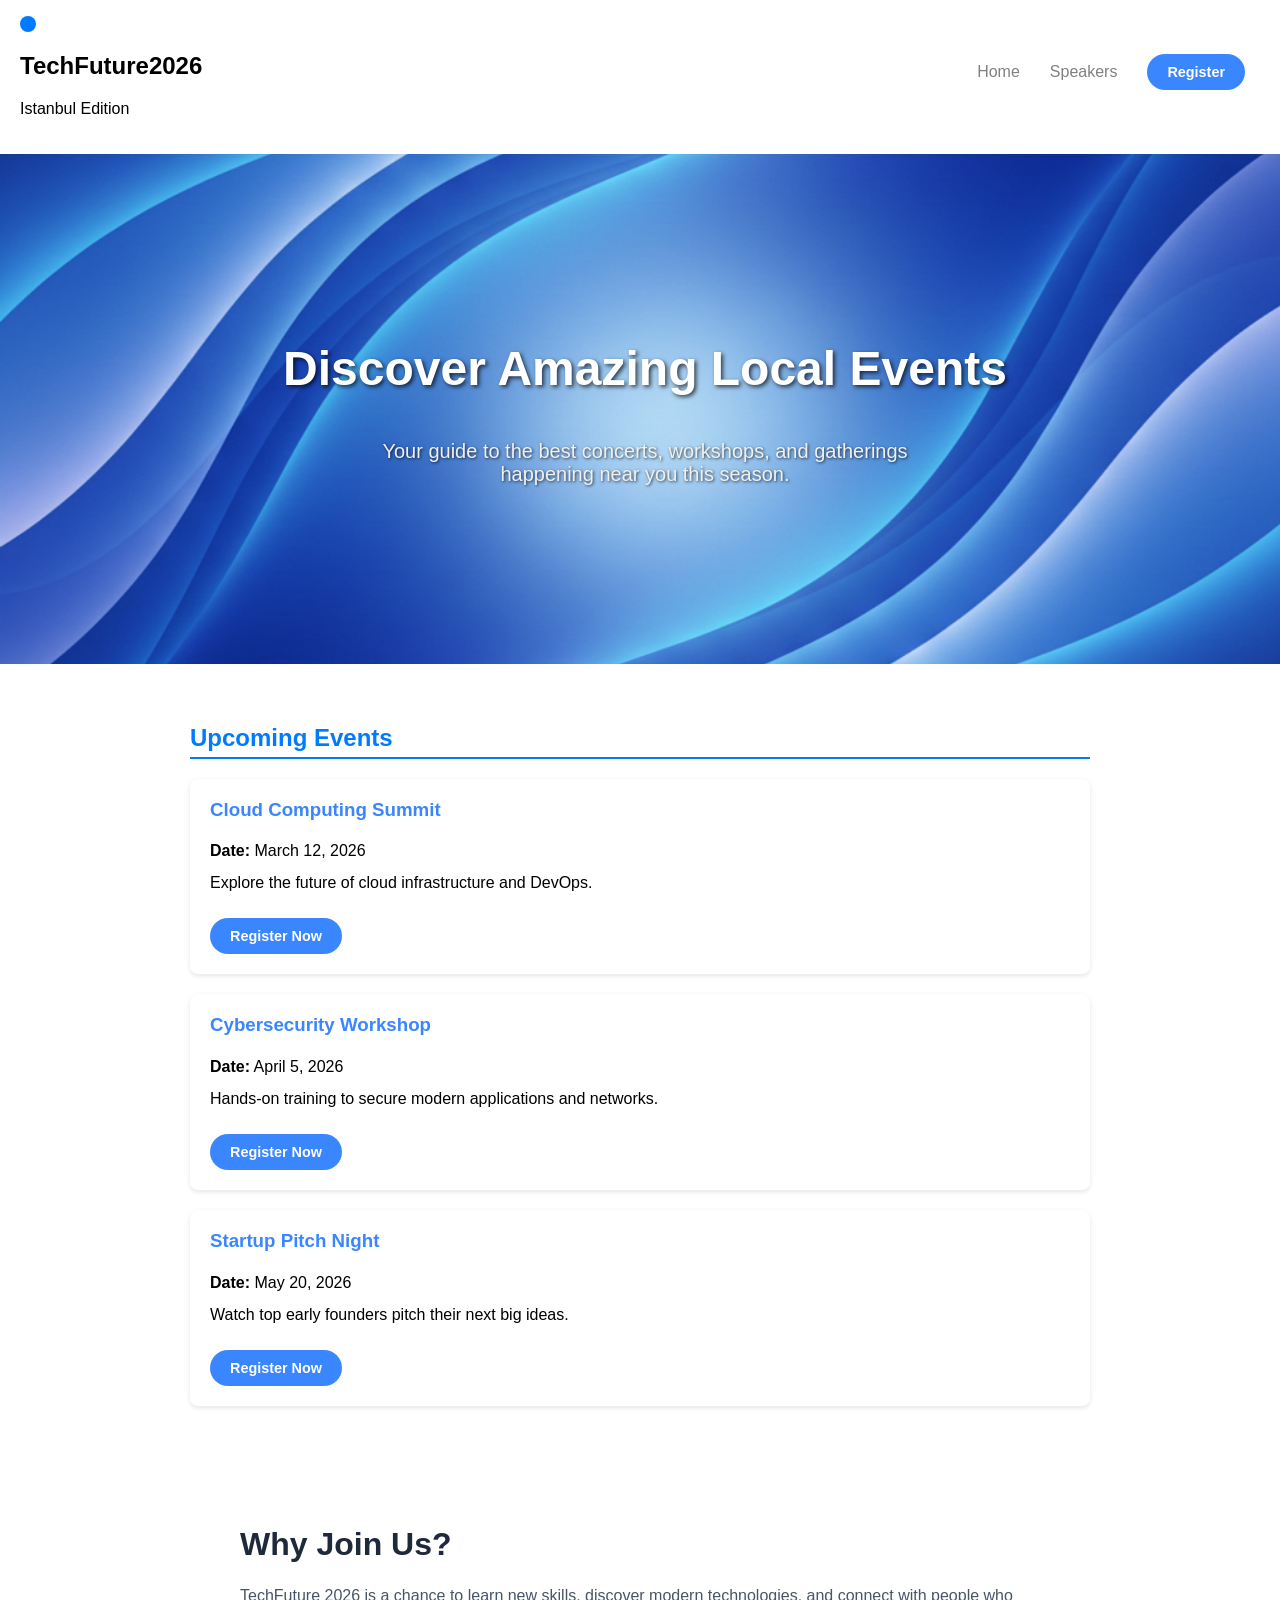
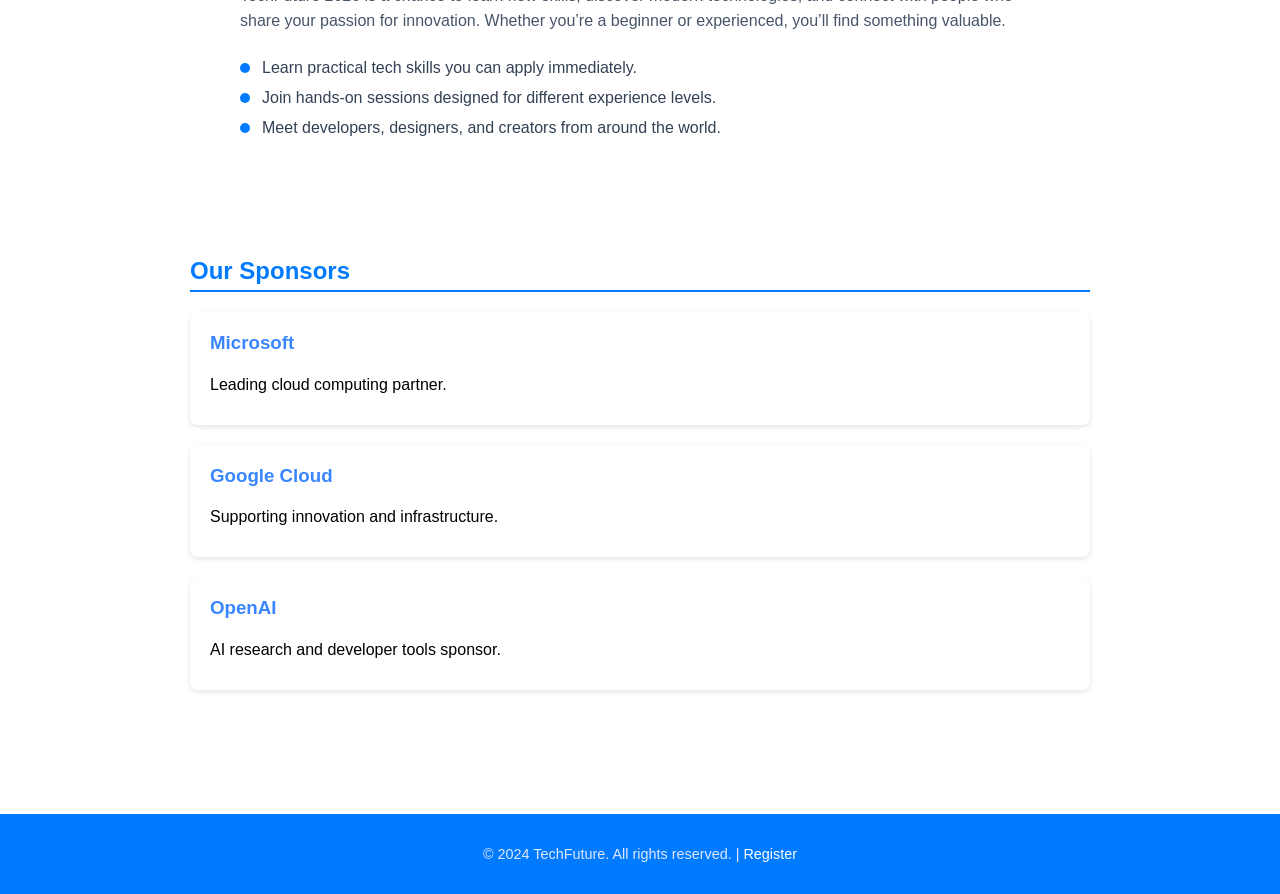
<file: project/index.html>
<!DOCTYPE html>
<html lang="en">
<head>
    <meta charset="UTF-8">
    <meta name="viewport" content="width=device-width, initial-scale=1.0">
    <title></title>
    <link rel="stylesheet" href="stylesheet/style.css">
</head>

<body>
    <nav class ="navbar">
      <div class="flex items-center cursor-pointer" onclick="router('home')">
    <div class="custom-logo-box">
        <i class="custom-logo-icon ph ph-lightning-fill"></i>
    </div>
    <div>
        <h1 class="text-xl font-bold text-slate-900 tracking-tight">TechFuture<span class="text-indigo-600">2026</span></h1>
        <p class="text-xs text-slate-500 uppercase tracking-wider">Istanbul Edition</p>
    </div>
</div>
        <ul>
            <li><a href="index.html">Home</a></li>
            <li><a href="speakers.html">Speakers</a></li>
           <li><a href="register.html" class="register-btn">Register</a></li>
        </ul>
    </nav>
    <main>
        <section id="hero_section">
            <h2>Discover Amazing Local Events</h2>
            <p>Your guide to the best concerts, workshops, and gatherings happening near you this season.</p>
        </section>
       <section id="upcoming">
  <h2>Upcoming Events</h2>

  <div class="event-card">
    <h3>Cloud Computing Summit</h3>
    <p><strong>Date:</strong> March 12, 2026</p>
    <p>Explore the future of cloud infrastructure and DevOps.</p>
   <button class="register-btn" onclick="window.location.href='register.html'">Register Now</button>
    </div>

  <div class="event-card">
    <h3>Cybersecurity Workshop</h3>
    <p><strong>Date:</strong> April 5, 2026</p>
    <p>Hands-on training to secure modern applications and networks.</p>
     <button class="register-btn" onclick="window.location.href='register.html'">Register Now</button>
  </div>

  <div class="event-card">
    <h3>Startup Pitch Night</h3>
    <p><strong>Date:</strong> May 20, 2026</p>
    <p>Watch top early founders pitch their next big ideas.</p>
        <button class="register-btn" onclick="window.location.href='register.html'">Register Now</button>
  </div>
</section>
<section class="why-join container">
    <h2>Why Join Us?</h2>
    <p class="intro">
        TechFuture 2026 is a chance to learn new skills, discover modern technologies, 
        and connect with people who share your passion for innovation. Whether you’re 
        a beginner or experienced, you’ll find something valuable.
    </p>

    <ul class="benefits">
        <li>
            <span class="dot"></span>
            Learn practical tech skills you can apply immediately.
        </li>
        <li>
            <span class="dot"></span>
            Join hands-on sessions designed for different experience levels.
        </li>
        <li>
            <span class="dot"></span>
            Meet developers, designers, and creators from around the world.
        </li>
    </ul>
</section>


    <section id="sponsors">
        <h2>Our Sponsors</h2>

         <div class="sponsor-card">
         <h3>Microsoft</h3>
            <p>Leading cloud computing partner.</p>
             </div>

        <div class="sponsor-card">
            <h3>Google Cloud</h3>
             <p>Supporting innovation and infrastructure.</p>
         </div>

        <div class="sponsor-card">
             <h3>OpenAI</h3>
             <p>AI research and developer tools sponsor.</p>
            </div>

    </section>



    </main>
    <footer class ="custom-footer">
        <div class="footer-content">
        &copy; 2024 TechFuture. All rights reserved. |
        <span class="register-link" onclick="showMessage('Register here.')">Register</span>
    </div>
    </footer> 
</body>
</html>
</file>
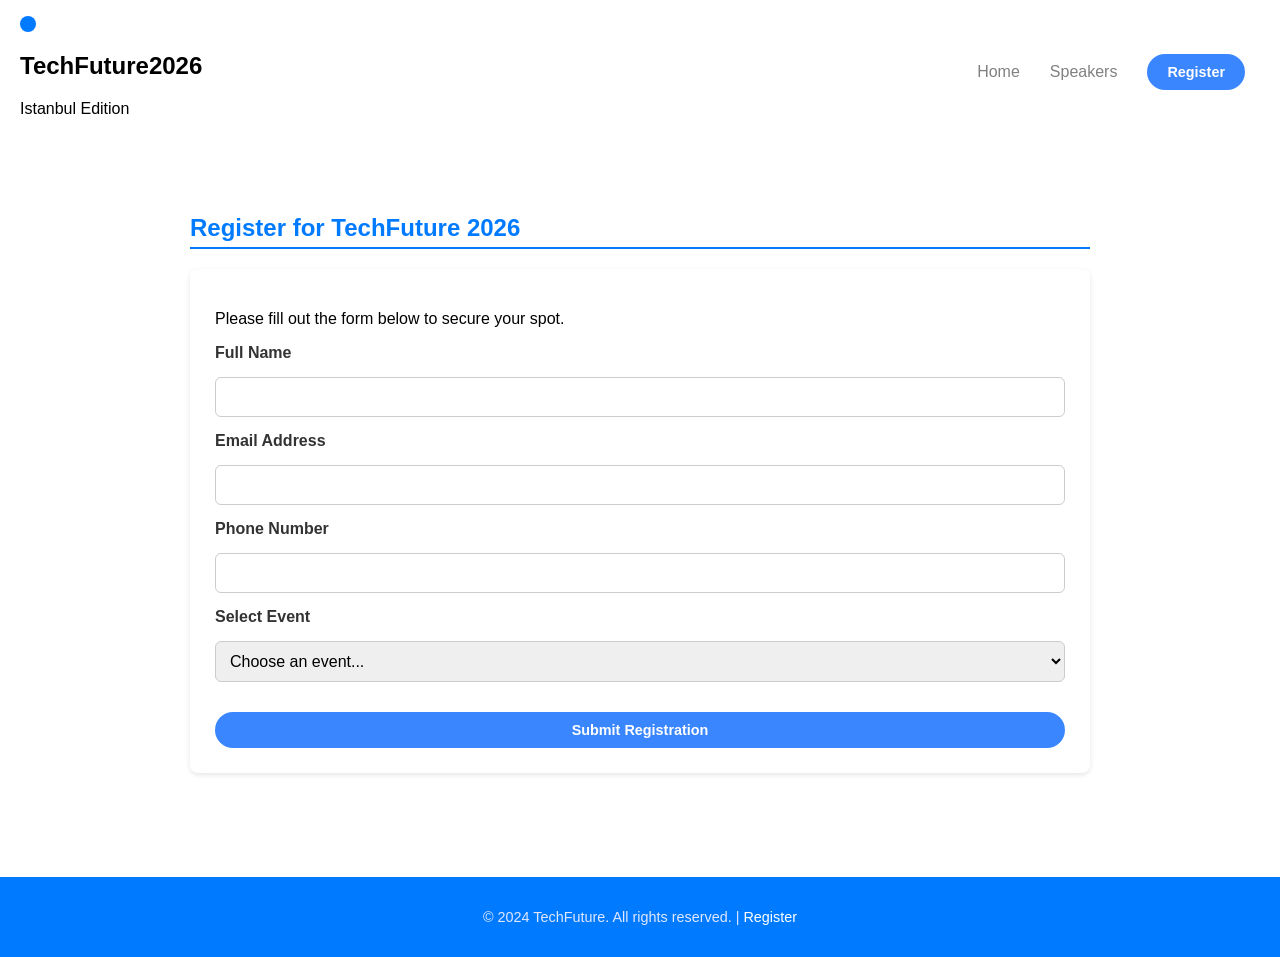
<file: project/register.html>
<!DOCTYPE html>
<html lang="en">
<head>
    <meta charset="UTF-8">
    <meta name="viewport" content="width=device-width, initial-scale=1.0">
    <title></title>
    <link rel="stylesheet" href="stylesheet/style.css">
</head>
<body>
  <nav class ="navbar">
      <div class="flex items-center cursor-pointer" onclick="router('home')">
    <div class="custom-logo-box">
        <i class="custom-logo-icon ph ph-lightning-fill"></i>
    </div>
    <div>
        <h1 class="text-xl font-bold text-slate-900 tracking-tight">TechFuture<span class="text-indigo-600">2026</span></h1>
        <p class="text-xs text-slate-500 uppercase tracking-wider">Istanbul Edition</p>
    </div>
</div>
        <ul>
            <li><a href="index.html">Home</a></li>
            <li><a href="speakers.html">Speakers</a></li>
           <li><a href="register.html" class="register-btn">Register</a></li>
        </ul>
    </nav>



       <main>
        <section id="register-section">
            <h2>Register for TechFuture 2026</h2>

            <div class="register-card">
                <p>Please fill out the form below to secure your spot.</p>

                <form class="registration-form">
                    <label>Full Name</label>
                    <input type="text" required>

                    <label>Email Address</label>
                    <input type="email" required>

                    <label>Phone Number</label>
                    <input type="text">

                    <label>Select Event</label>
                    <select required>
                        <option value="">Choose an event...</option>
                        <option>Cloud Computing Summit</option>
                        <option>Cybersecurity Workshop</option>
                        <option>Startup Pitch Night</option>
                    </select>

                    <button type="submit" class="register-btn">Submit Registration</button>
                </form>
            </div>
        </section>
    </main>

      <footer class ="custom-footer">
        <div class="footer-content">
        &copy; 2024 TechFuture. All rights reserved. |
        <span class="register-link" onclick="showMessage('Register here.')">Register</span>
    </div>
    </footer>
</file>
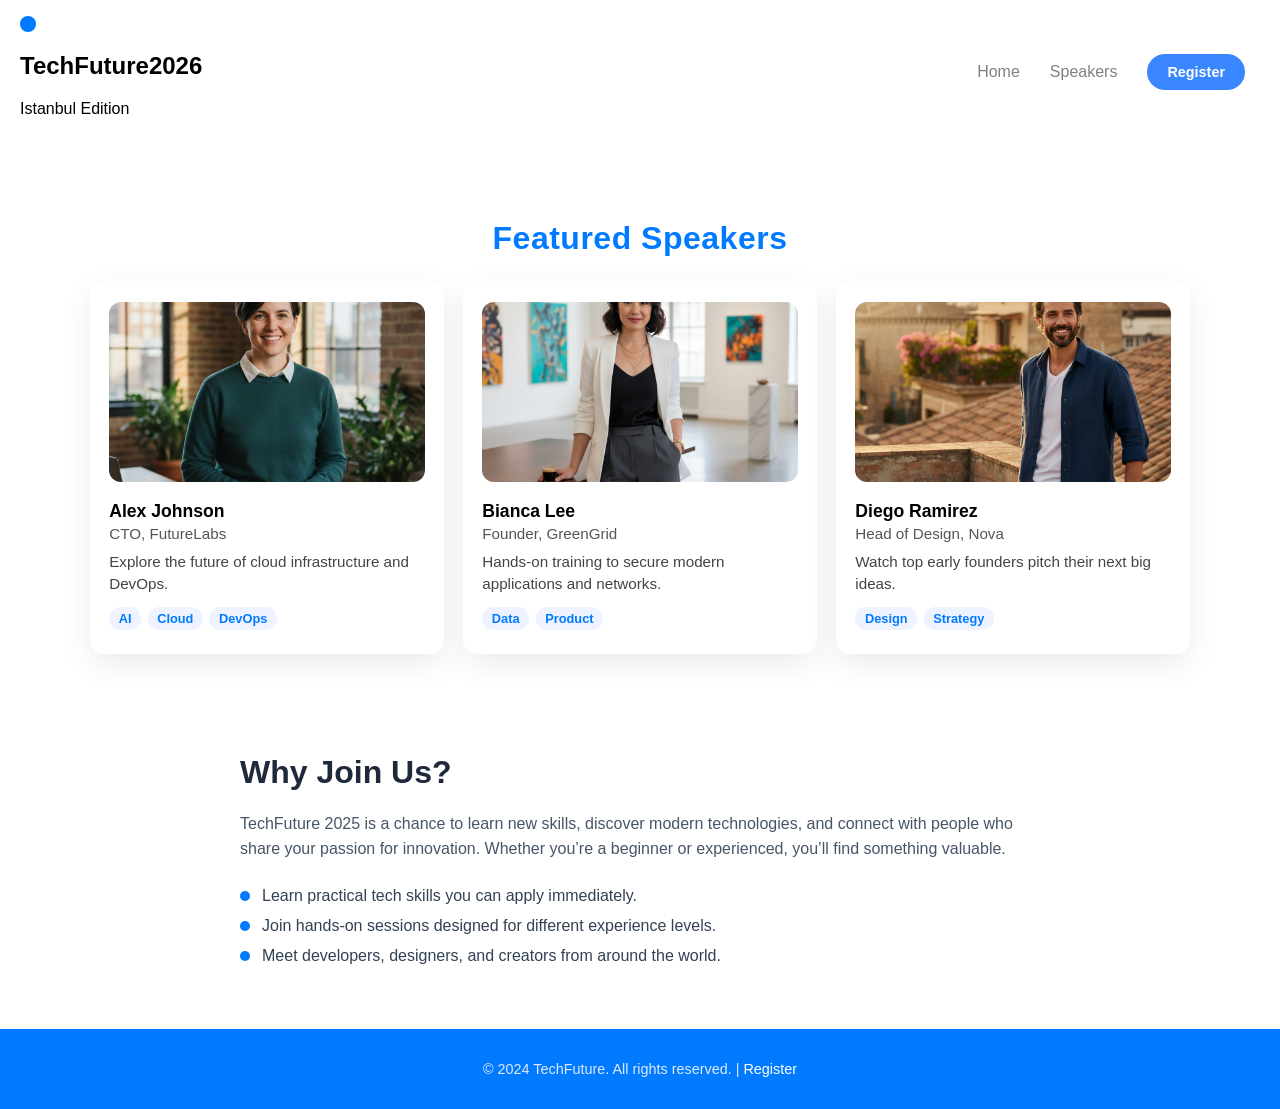
<file: project/speakers.html>
<!DOCTYPE html>
<html lang="en">
<head>
    <meta charset="UTF-8">
    <meta name="viewport" content="width=device-width, initial-scale=1.0">
    <title></title>
    <link rel="stylesheet" href="stylesheet/style.css">
</head>
<body>
   <nav class ="navbar">
      <div class="flex items-center cursor-pointer" onclick="router('home')">
    <div class="custom-logo-box">
        <i class="custom-logo-icon ph ph-lightning-fill"></i>
    </div>
    <div>
        <h1 class="text-xl font-bold text-slate-900 tracking-tight">TechFuture<span class="text-indigo-600">2026</span></h1>
        <p class="text-xs text-slate-500 uppercase tracking-wider">Istanbul Edition</p>
    </div>
        </div>
        <ul>
            <li><a href="index.html">Home</a></li>
            <li><a href="speakers.html">Speakers</a></li>
           <li><a href="register.html" class="register-btn">Register</a></li>
        </ul>
    </nav>
    <section class="speakers">
  <h2>Featured Speakers</h2>
  <div class="speaker-grid">
    <article class="speaker-card">
      <img src="images/speaker1.png" alt="Speaker 1 photo">
      <h3>Alex Johnson</h3>
      <p class="title">CTO, FutureLabs</p>
      <p class="bio">Explore the future of cloud infrastructure and DevOps.</p>
      <div class="tags">
        <span>AI</span><span>Cloud</span><span>DevOps</span>
      </div>
    </article>

    <article class="speaker-card">
      <img src="images/speaker2.png" alt="Speaker 2 photo">
      <h3>Bianca Lee</h3>
      <p class="title">Founder, GreenGrid</p>
      <p class="bio">Hands-on training to secure modern applications and networks.</p>
      <div class="tags">
        <span>Data</span><span>Product</span>
      </div>
    </article>

    <article class="speaker-card">
      <img src="images/speaker3.png" alt="Speaker 3 photo">
      <h3>Diego Ramirez</h3>
      <p class="title">Head of Design, Nova</p>
      <p class="bio">Watch top early founders pitch their next big ideas.</p>
      <div class="tags">
        <span>Design</span><span>Strategy</span>
      </div>
    </article>
  </div>
</section>

<section class="why-join container">
    <h2>Why Join Us?</h2>
    <p class="intro">
        TechFuture 2025 is a chance to learn new skills, discover modern technologies, 
        and connect with people who share your passion for innovation. Whether you’re 
        a beginner or experienced, you’ll find something valuable.
    </p>

    <ul class="benefits">
        <li>
            <span class="dot"></span>
            Learn practical tech skills you can apply immediately.
        </li>
        <li>
            <span class="dot"></span>
            Join hands-on sessions designed for different experience levels.
        </li>
        <li>
            <span class="dot"></span>
            Meet developers, designers, and creators from around the world.
        </li>
    </ul>
</section>    

  <footer class ="custom-footer">
        <div class="footer-content">
        &copy; 2024 TechFuture. All rights reserved. |
        <span class="register-link" onclick="showMessage('Register here.')">Register</span>
    </div>
    </footer>
</file>
<file: project/stylesheet/style.css>
body {
    margin: 0;
    font-family: Arial, sans-serif;
}
.navbar {
    display: flex;
    justify-content: space-between; 
    align-items: center;
    padding: 10px 20px; 
    padding-bottom:20px;
    background-color: white;
}




.navbar ul {
    list-style: none;
    padding: 0;
    margin: 0;
    display: flex; 
    align-items: center;
}

.navbar li {
    padding: 0 15px;
}

.navbar a {
    text-decoration: none;
    color:grey; 
}



#hero_section {
    background: url('../images/herosectionbg2.png') no-repeat center center/cover;
    width: 100%;
    min-height: 500px;
    display: flex;
    flex-direction: column; /* Stacks the content (h2, p, button) vertically */
    justify-content: center; /* Centers content vertically */
    align-items: center; /* Centers content horizontally */
    text-align: center;
    padding: 5px; /* Add some padding around the edges */
}


#hero_section h2 {
    font-size: 3em;
    color: white;
    margin-bottom: 0.5em;
    text-shadow: 2px 2px 4px rgba(0, 0, 0, 0.7);
}

#hero_section p {
    font-size: 1.25em;
    color: #f0f0f0;
    max-width: 600px;
    margin-bottom: 1.5em;
    text-shadow: 1px 1px 3px rgba(0, 0, 0, 0.7);
}

#upcoming {
  padding: 40px;
  max-width: 900px;
  margin: auto;
}

#upcoming h2 {
  color: #007bff;
  border-bottom: 2px solid #007bff;
  padding-bottom: 5px;
  margin-bottom: 20px;
}
.register-btn {
    background-color: #3a86ff;   
    color: white !important;                  
    padding: 10px 20px;           
    border: none;                 
    border-radius: 999px;          
    font-size: 0.9rem;             
    font-weight: 600;            
    cursor: pointer;             
    margin-top: 15px;             
}

.register-btn:hover {
    background-color: #1f6fe0;     
    transform: scale(1.05);        
}


.event-card {
  background: white;
  padding: 20px;
  margin-bottom: 20px;
  border-radius: 8px;
  box-shadow: 0 2px 5px rgba(0,0,0,0.1);
}

.event-card h3 {
  margin-top: 0;
  color: #3a86ff;
}

.event-card p {
  margin: 8px 0;
  line-height: 1.5;
}

#sponsors {
  padding: 40px;
  max-width: 900px;
  margin: auto;
}

#sponsors h2 {
  color: #007bff;
  border-bottom: 2px solid #007bff;
  padding-bottom: 5px;
  margin-bottom: 20px;
}


.sponsor-card {
  background: white;
  padding: 20px;
  margin-bottom: 20px;
  border-radius: 8px;
  box-shadow: 0 2px 5px rgba(0,0,0,0.1);
}

.sponsor-card h3 {
  margin-top: 0;
  color: #3a86ff;
}

.sponsor-card p {
  margin: 8px 0;
  line-height: 1.5;
}
  
#register-section {
  padding: 40px;
  max-width: 900px;
  margin: auto;
}

#register-section h2 {
  color: #007bff;
  border-bottom: 2px solid #007bff;
  padding-bottom: 5px;
  margin-bottom: 20px;
}


.register-card {
  background: white;
  padding: 25px;
  border-radius: 8px;
  box-shadow: 0 2px 5px rgba(0,0,0,0.1);
}

.registration-form {
  display: flex;
  flex-direction: column;
  gap: 15px;
}

.registration-form label {
  font-weight: 600;
  color: #333;
}

.registration-form input,
.registration-form select {
  padding: 10px;
  border-radius: 6px;
  border: 1px solid #ccc;
  font-size: 1rem;
}

.registration-form input:focus,
.registration-form select:focus {
  border-color: #3a86ff;
  outline: none;
  box-shadow: 0 0 4px rgba(58,134,255,0.4);
}


.custom-footer {
    background-color: #007bff; 
    margin-top: 4rem;
    padding: 2rem 1rem;
    text-align: center;
}

.custom-footer .footer-content {
    max-width: 1200px;
    margin: auto;
    color: #e0e7ff; 
    font-size: 0.9rem;
}

.custom-footer .register-link {
    color: #ffffff;
    cursor: pointer;
    transition: 0.2s ease-in-out;
}


.why-join {
    max-width: 800px;
    margin: 60px auto;
    padding: 0 20px;
    text-align: left;
}

/* Heading */
.why-join h2 {
    font-size: 2rem;
    font-weight: 700;
    color: #1e293b;
    margin-bottom: 20px;
}


.why-join .intro {
    font-size: 1rem;
    color: #475569;
    line-height: 1.6;
    margin-bottom: 25px;
}


.why-join .benefits {
    list-style: none;
    padding: 0;
    margin: 0;
}

.why-join .benefits li {
    display: flex;
    align-items: center;
    margin-bottom: 12px;
    font-size: 1rem;
    color: #334155;
}
.why-join .dot {
    width: 10px;
    height: 10px;
    background-color: #007bff; 
    border-radius: 50%;
    margin-right: 12px;
}



.custom-logo-box {
    background-color: #007bff;
    color: #ffffff;
    padding: 0.5rem; 
    border-radius: 0.5rem; 
    margin-right: 0.75rem; 
    display: inline-flex;
    align-items: center;
    justify-content: center;
}

.custom-logo-icon {
    font-size: 1.5rem; 
}


.speakers {
  padding: 2.5rem 1.5rem;
  max-width: 1100px;
  margin: 0 auto;
  text-align: center;
}

.speakers h2 {
  color: #007bff;
  font-size: 2rem;
  margin-bottom: 1.5rem;
  letter-spacing: 0.5px;
}

.speaker-grid {
  display: grid;
  grid-template-columns: repeat(auto-fit, minmax(220px, 1fr));
  gap: 1.2rem;
}

.speaker-card {
  background: #fff;
  border-radius: 14px;
  box-shadow: 0 10px 30px rgba(0,0,0,0.08);
  padding: 1.3rem 1.2rem 1.5rem;
  text-align: left;
  transition: transform 180ms ease, box-shadow 180ms ease;
}
.speaker-card img {
  width: 100%;
  height: 180px;
  object-fit: cover;
  border-radius: 12px;
  margin-bottom: 0.9rem;
}

.speaker-card h3 {
  margin: 0 0 0.2rem;
  font-size: 1.1rem;
}

.speaker-card .title {
  margin: 0 0 0.6rem;
  color: #555;
  font-size: 0.95rem;
}

.speaker-card .bio {
  margin: 0 0 0.8rem;
  color: #444;
  line-height: 1.4;
  font-size: 0.95rem;
}

.speaker-card .tags {
  display: flex;
  flex-wrap: wrap;
  gap: 0.4rem;
}

.speaker-card .tags span {
  background: #eef3ff;
 color: #007bff;
  padding: 0.25rem 0.6rem;
  border-radius: 999px;
  font-size: 0.8rem;
  font-weight: 600;
}
</file>
